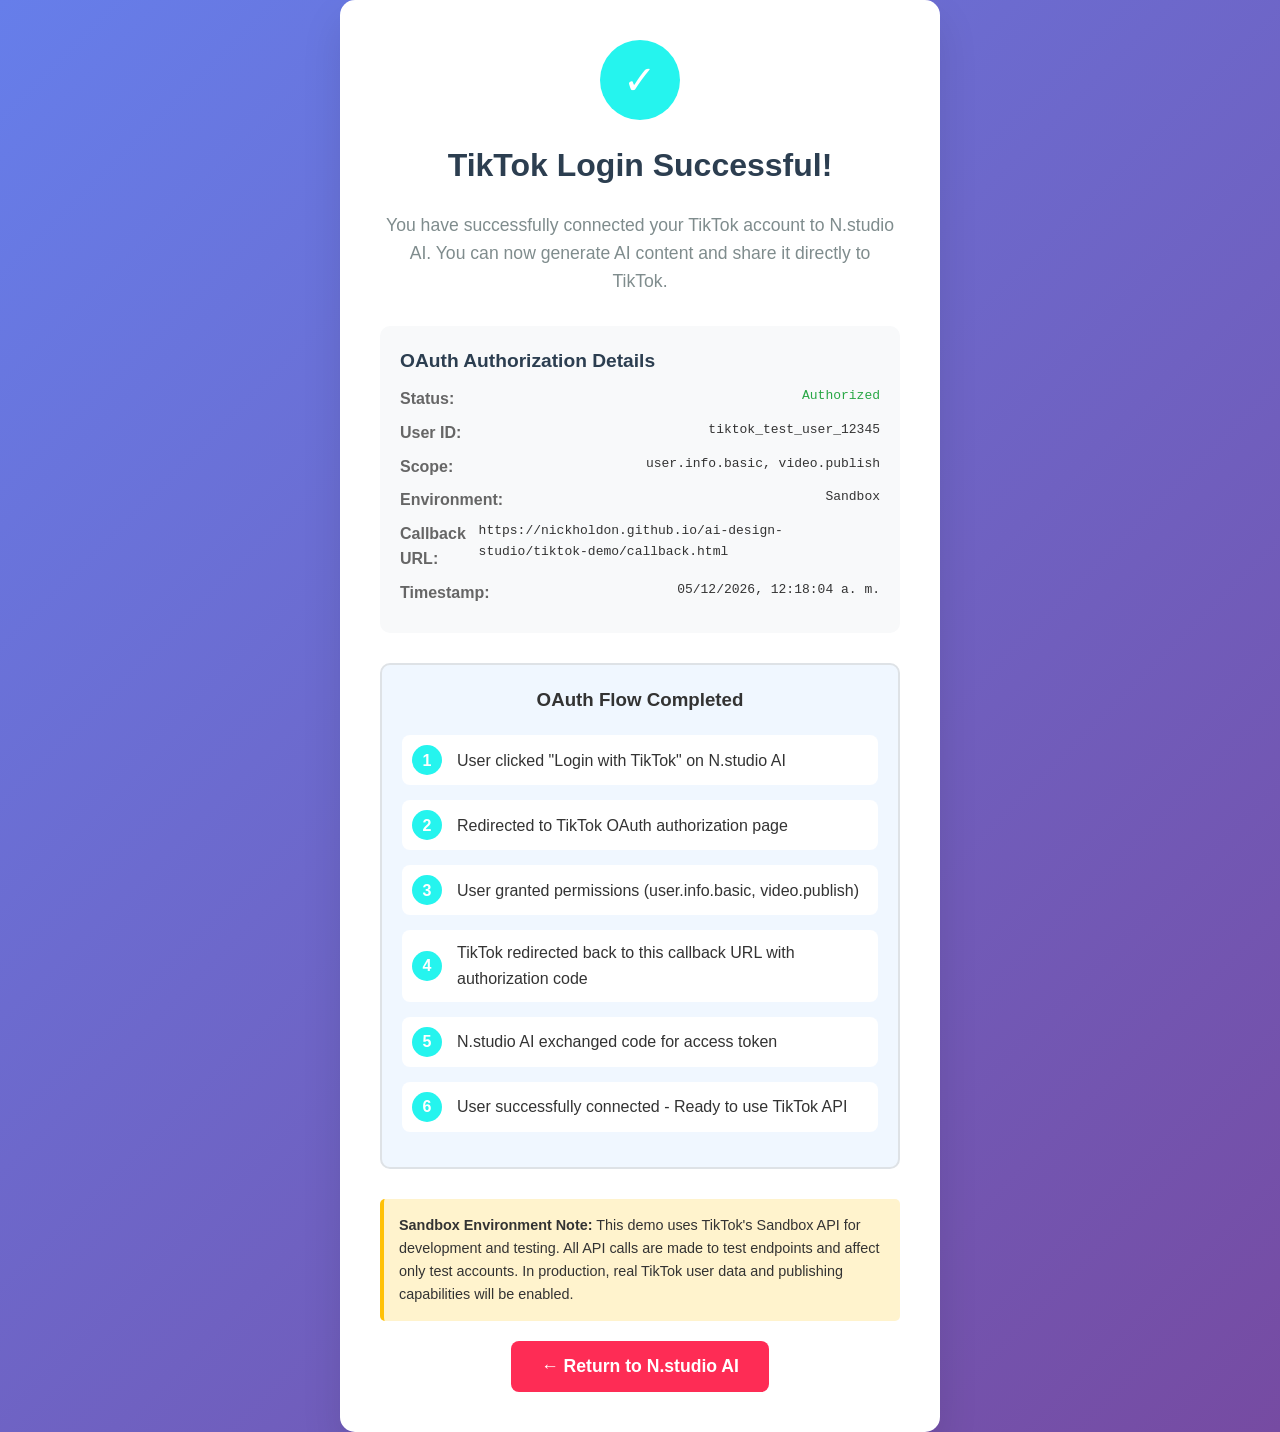
<file: callback.html>
<!DOCTYPE html>
<html lang="es">
<head>
    <meta charset="UTF-8">
    <meta name="viewport" content="width=device-width, initial-scale=1.0">
    <title>TikTok Login Callback - N.studio AI</title>
    <style>
        * {
            margin: 0;
            padding: 0;
            box-sizing: border-box;
        }
        
        body {
            font-family: -apple-system, BlinkMacSystemFont, 'Segoe UI', Roboto, Oxygen, Ubuntu, Cantarell, sans-serif;
            line-height: 1.6;
            color: #333;
            background: linear-gradient(135deg, #667eea 0%, #764ba2 100%);
            min-height: 100vh;
            display: flex;
            align-items: center;
            justify-content: center;
        }
        
        .container {
            max-width: 600px;
            width: 90%;
            background: white;
            border-radius: 15px;
            padding: 40px;
            box-shadow: 0 20px 40px rgba(0,0,0,0.1);
            text-align: center;
        }
        
        .success-icon {
            width: 80px;
            height: 80px;
            background: #25F4EE;
            border-radius: 50%;
            margin: 0 auto 20px;
            display: flex;
            align-items: center;
            justify-content: center;
            font-size: 40px;
            color: white;
        }
        
        h1 {
            color: #2c3e50;
            margin-bottom: 20px;
            font-size: 2em;
        }
        
        .message {
            color: #7f8c8d;
            margin-bottom: 30px;
            font-size: 1.1em;
        }
        
        .api-details {
            background: #f8f9fa;
            border-radius: 10px;
            padding: 20px;
            margin: 20px 0;
            text-align: left;
        }
        
        .api-details h3 {
            color: #2c3e50;
            margin-bottom: 10px;
            font-size: 1.2em;
        }
        
        .detail-item {
            margin-bottom: 8px;
            display: flex;
            justify-content: space-between;
        }
        
        .detail-label {
            font-weight: bold;
            color: #666;
        }
        
        .detail-value {
            color: #333;
            font-family: monospace;
        }
        
        .button {
            background: #FE2C55;
            color: white;
            border: none;
            padding: 15px 30px;
            border-radius: 8px;
            font-size: 1.1em;
            font-weight: bold;
            cursor: pointer;
            transition: all 0.3s;
            display: inline-flex;
            align-items: center;
            gap: 10px;
            text-decoration: none;
            margin-top: 20px;
        }
        
        .button:hover {
            background: #d41c45;
            transform: translateY(-2px);
            box-shadow: 0 5px 15px rgba(254, 44, 85, 0.3);
        }
        
        .sandbox-note {
            background: #fff3cd;
            border-left: 4px solid #ffc107;
            padding: 15px;
            border-radius: 5px;
            margin-top: 20px;
            font-size: 0.9em;
            text-align: left;
        }
        
        .flow-diagram {
            margin: 30px 0;
            padding: 20px;
            background: #f0f7ff;
            border-radius: 10px;
            border: 2px solid #dee2e6;
        }
        
        .flow-step {
            display: flex;
            align-items: center;
            margin-bottom: 15px;
            padding: 10px;
            background: white;
            border-radius: 8px;
        }
        
        .step-number {
            background: #25F4EE;
            color: white;
            width: 30px;
            height: 30px;
            border-radius: 50%;
            display: flex;
            align-items: center;
            justify-content: center;
            font-weight: bold;
            margin-right: 15px;
        }
        
        .step-text {
            flex: 1;
            text-align: left;
        }
        
        @media (max-width: 768px) {
            .container {
                padding: 20px;
            }
            
            h1 {
                font-size: 1.6em;
            }
        }
    </style>
</head>
<body>
    <div class="container">
        <div class="success-icon">✓</div>
        <h1>TikTok Login Successful!</h1>
        <div class="message">
            You have successfully connected your TikTok account to N.studio AI.
            You can now generate AI content and share it directly to TikTok.
        </div>
        
        <div class="api-details">
            <h3>OAuth Authorization Details</h3>
            <div class="detail-item">
                <span class="detail-label">Status:</span>
                <span class="detail-value" style="color: #28a745;">Authorized</span>
            </div>
            <div class="detail-item">
                <span class="detail-label">User ID:</span>
                <span class="detail-value">tiktok_test_user_12345</span>
            </div>
            <div class="detail-item">
                <span class="detail-label">Scope:</span>
                <span class="detail-value">user.info.basic, video.publish</span>
            </div>
            <div class="detail-item">
                <span class="detail-label">Environment:</span>
                <span class="detail-value">Sandbox</span>
            </div>
            <div class="detail-item">
                <span class="detail-label">Callback URL:</span>
                <span class="detail-value">https://nickholdon.github.io/ai-design-studio/tiktok-demo/callback.html</span>
            </div>
            <div class="detail-item">
                <span class="detail-label">Timestamp:</span>
                <span class="detail-value" id="timestamp"></span>
            </div>
        </div>
        
        <div class="flow-diagram">
            <h3 style="text-align: center; margin-bottom: 20px;">OAuth Flow Completed</h3>
            
            <div class="flow-step">
                <div class="step-number">1</div>
                <div class="step-text">User clicked "Login with TikTok" on N.studio AI</div>
            </div>
            
            <div class="flow-step">
                <div class="step-number">2</div>
                <div class="step-text">Redirected to TikTok OAuth authorization page</div>
            </div>
            
            <div class="flow-step">
                <div class="step-number">3</div>
                <div class="step-text">User granted permissions (user.info.basic, video.publish)</div>
            </div>
            
            <div class="flow-step">
                <div class="step-number">4</div>
                <div class="step-text">TikTok redirected back to this callback URL with authorization code</div>
            </div>
            
            <div class="flow-step">
                <div class="step-number">5</div>
                <div class="step-text">N.studio AI exchanged code for access token</div>
            </div>
            
            <div class="flow-step">
                <div class="step-number">6</div>
                <div class="step-text">User successfully connected - Ready to use TikTok API</div>
            </div>
        </div>
        
        <div class="sandbox-note">
            <strong>Sandbox Environment Note:</strong> This demo uses TikTok's Sandbox API for development and testing.
            All API calls are made to test endpoints and affect only test accounts.
            In production, real TikTok user data and publishing capabilities will be enabled.
        </div>
        
        <button class="button" onclick="window.location.href='index.html'">
            ← Return to N.studio AI
        </button>
    </div>
    
    <script>
        // Set current timestamp
        document.getElementById('timestamp').textContent = new Date().toLocaleString('es-PE', {
            timeZone: 'America/Lima',
            year: 'numeric',
            month: '2-digit',
            day: '2-digit',
            hour: '2-digit',
            minute: '2-digit',
            second: '2-digit'
        });
        
        // Simulate OAuth parameters
        const urlParams = new URLSearchParams(window.location.search);
        const code = urlParams.get('code') || 'sandbox_auth_code_abc123';
        const state = urlParams.get('state') || 'state_xyz789';
        
        console.log('TikTok OAuth Callback Parameters:');
        console.log('Authorization Code:', code);
        console.log('State:', state);
        console.log('Callback URL:', window.location.href);
        
        // In a real implementation, you would:
        // 1. Exchange the authorization code for an access token
        // 2. Store the access token securely
        // 3. Redirect to the main application
    </script>
</body>
</html>
</file>
